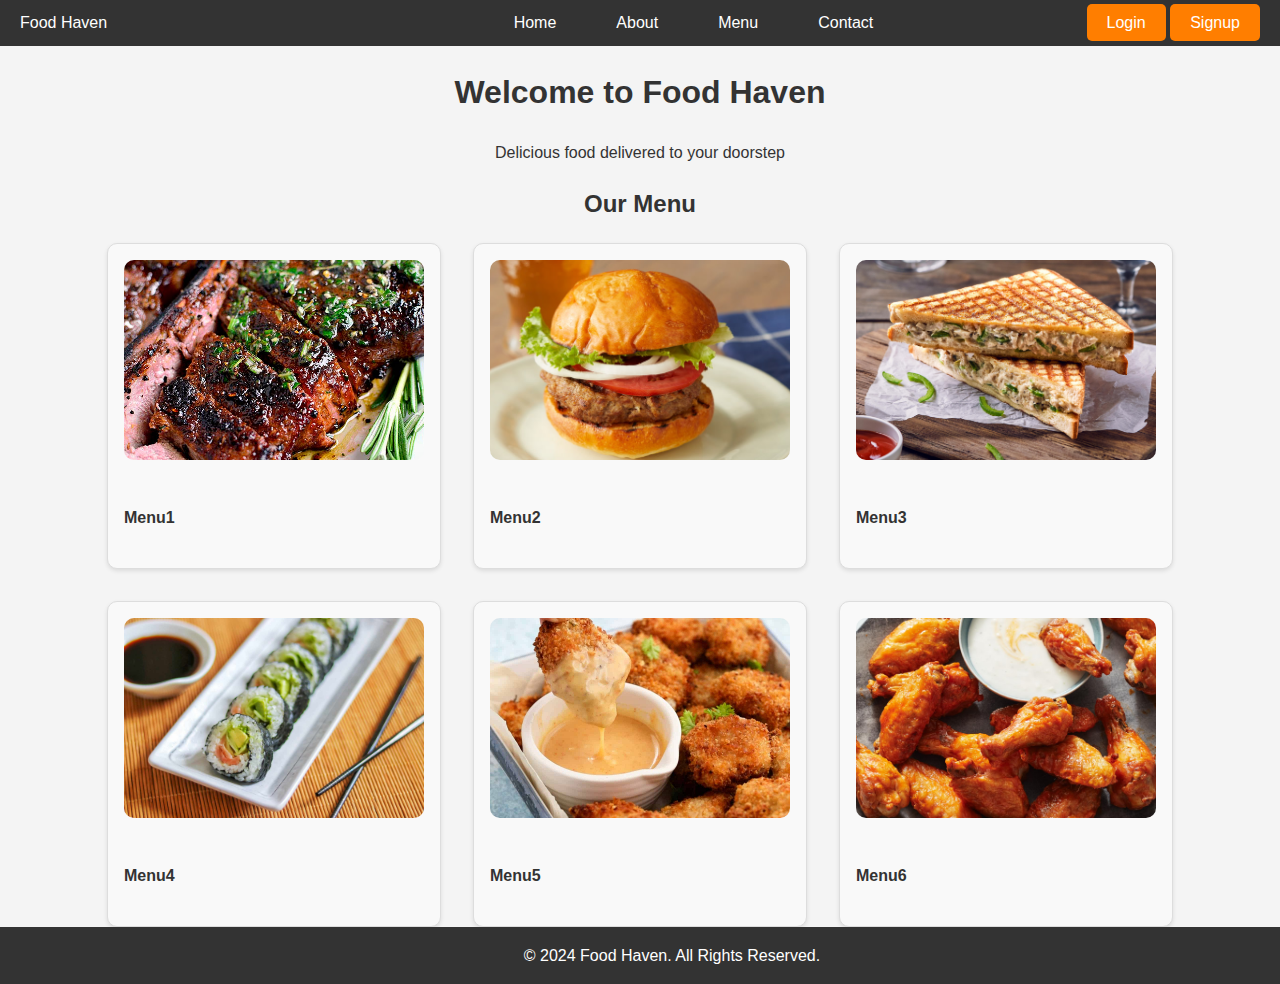
<file: menu.html>
<!DOCTYPE html>
<html lang="en">

<head>
    <meta charset="UTF-8">
    <meta name="viewport" content="width=device-width, initial-scale=1.0">
    <title>Food Haven</title>
    <link rel="stylesheet" href="style.css">
    <link rel="stylesheet" href="https://cdnjs.cloudflare.com/ajax/libs/font-awesome/6.5.2/css/all.min.css" integrity="sha512-SnH5WK+bZxgPHs44uWIX+LLJAJ9/2PkPKZ5QiAj6Ta86w+fsb2TkcmfRyVX3pBnMFcV7oQPJkl9QevSCWr3W6A==" crossorigin="anonymous" referrerpolicy="no-referrer" />
</head>

<body>
    <header>
        <nav>
            <div class="logo">Food Haven</div>
            <div class="menu-toggle" id="menu-toggle"><i class="fa fa-bars"></i></div>
            <ul class="nav-list" id="nav-list">
                <li><a href="index.html">Home</a></li>
                <li><a href="about.html">About</a></li>
                <li><a href="menu.html">Menu</a></li>
                <li><a href="contact.html">Contact</a></li>
            </ul>
            <div class="auth-buttons">
                <a href="#" class="btn login">Login</a>
                <a href="#" class="btn signup">Signup</a>
            </div>
        </nav>
    </header>

    <main>
        <section class="hero">
            <h1><center>Welcome to Food Haven</center></h1>
            <p><center>Delicious food delivered to your doorstep</center></p>
        </section>

        <section class="menu-section">
            <h2><center>Our Menu</center></h2>
            <div class="menu-items">
                <div class="menu-item">
                    <img src="images/steak.jpg" alt="Steak">
                    <h4>Menu1</h4>
                </div>
                <div class="menu-item">
                    <img src="images/beef.jpg" alt="Beef Burger">
                    <h4>Menu2</h4>
                </div>
                <div class="menu-item">
                    <img src="images/sandwich.jpg" alt="Grilled Chicken Sandwich">
                    <h4>Menu3</h4>
                </div>
                <div class="menu-item">
                    <img src="images/sushi.jpg" alt="Sushi">
                    <h4>Menu4</h4>
                </div>
                <div class="menu-item">
                    <img src="images/nuget.jpg" alt="Chicken Nuggets">
                    <h4>Menu5</h4>
                </div>
                <div class="menu-item">
                    <img src="images/pizza.jpg" alt="BBQ Chicken Pizza">
                    <h4>Menu6</h4>
                </div>
            </div>
        </section>
    </main>

    <footer>
        <div class="social-links">
            <a href="https://linkedin.com" target="_blank"><i class="fa-brands fa-linkedin"></i></a>
            <a href="https://instagram.com" target="_blank"><i class="fa-brands fa-instagram"></i></a>
            <a href="https://facebook.com" target="_blank"><i class="fa-brands fa-facebook"></i></a>
            <a href="mailto:info@foodhaven.com" target="_blank"><i class="fa-solid fa-envelope"></i></a>
        </div>
        <p>&copy; 2024 Food Haven. All Rights Reserved.</p>
    </footer>

    <script>
        document.getElementById('menu-toggle').addEventListener('click', function () {
            document.getElementById('nav-list').classList.toggle('active');
        });
    </script>
</body>

</html>
</file>
<file: style.css>
/* CSS for contact */
body {
    margin: 0;
    font-family: 'Arial', sans-serif;
    color: #333;
    background-color: #f4f4f4;
    line-height: 1.6;
}

a {
    text-decoration: none;
    color: inherit;
}

header {
    background-color: #ff6347;
    padding: 20px 0;
    color: white;
}

header nav {
    display: flex;
    justify-content: space-between;
    align-items: center;
    padding: 0 20px;
}

header .brandLogo {
    font-size: 24px;
    font-weight: bold;
}

header .icon {
    display: none;
}

header ul {
    list-style: none;
    display: flex;
    gap: 20px;
}

header ul li a {
    padding: 5px 10px;
    transition: background-color 0.3s;
}

header ul li a:hover {
    background-color: white;
    color: #ff6347;
    border-radius: 5px;
}

header .navButtons {
    display: flex;
    gap: 10px;
}

header .navButtons .btn {
    border: none;
    padding: 10px 20px;
    background-color: white;
    color: #ff6347;
    cursor: pointer;
    transition: background-color 0.3s;
    border-radius: 5px;
}

header .navButtons .btn:hover {
    background-color: #e5533d;
    color: white;
}

header .navButtons .btn a {
    color: #ff6347;
}

.contactSection {
    padding: 50px 20px;
    background-color: #fff;
    text-align: center;
}

.contactSection h2 {
    font-size: 32px;
    color: #ff6347;
    margin-bottom: 20px;
}

.contactSection h4 {
    font-size: 18px;
    margin-bottom: 20px;
}

.contactForm {
    max-width: 600px;
    margin: 0 auto;
    padding: 20px;
    border: 1px solid #ddd;
    border-radius: 10px;
    background-color: #fafafa;
}

.contactForm input,
.contactForm textarea {
    width: 100%;
    padding: 10px;
    margin-bottom: 20px;
    border: 1px solid #ccc;
    border-radius: 5px;
    font-size: 16px;
}

.contactForm .contact-btn {
    padding: 10px 20px;
    background-color: #ff6347;
    color: white;
    border: none;
    cursor: pointer;
    transition: background-color 0.3s;
    border-radius: 5px;
}

.contactForm .contact-btn:hover {
    background-color: #e5533d;
}

#contactMessageSubmision {
    display: none;
    color: #28a745;
    font-weight: bold;
    margin-top: 20px;
}

.footerSocial {
    display: flex;
    justify-content: center;
    gap: 15px;
    padding: 20px 0;
    background-color: #333;
}

.footerSocial a {
    color: white;
    font-size: 20px;
    transition: color 0.3s;
}

.footerSocial a:hover {
    color: #ff6347;
}

footer {
    background: #333;
    color: #fff;
    padding: 20px 0;
    text-align: center;
}

footer p {
    margin: 10px 0 0;
}

/* CSS for index (testimonial) */
body {
    margin: 0;
    font-family: Arial, sans-serif;
    background-color: #f4f4f4;
}

img {
    max-width: 100%;
}

header {
    background: #333;
    color: #fff;
    padding: 10px 0;
    position: relative;
}

nav {
    display: flex;
    align-items: center;
    justify-content: space-between;
    padding: 0 20px;
}

.icon {
    font-size: 24px;
    cursor: pointer;
    display: none;
}

.brandLogo {
    font-size: 24px;
    font-weight: bold;
}

nav ul {
    list-style: none;
    display: flex;
    margin: 0;
    padding: 0;
}

nav ul li {
    margin: 0 10px;
}

nav ul li a {
    color: #fff;
    padding: 5px 10px;
    transition: background 0.3s ease;
}

nav ul li a:hover {
    background: #555;
    border-radius: 5px;
}

.navButtons {
    display: flex;
}

.navButtons .btn {
    margin-left: 10px;
}

.btn {
    background: #ff7e00;
    color: #fff;
    padding: 10px 20px;
    border: none;
    border-radius: 5px;
    cursor: pointer;
    transition: background 0.3s ease;
}

.btn:hover {
    background: #e76b00;
}

.headerContent {
    text-align: center;
    padding: 50px 20px;
}

.headerContent h1 {
    font-size: 36px;
    margin-bottom: 10px;
}

.headerContent h2 {
    font-size: 24px;
    margin-bottom: 20px;
}

.orderBtn a {
    color: #fff;
}

.imgCover {
    background: url('images/baki.png') no-repeat center center/cover;
    height: 600px;
}

/* Testimonials Section */
.testimonalsSection {
    background: #fff;
    padding: 40px 20px;
    text-align: center;
}

.testimonalsSection h1 {
    font-size: 28px;
    margin-bottom: 20px;
}

.Testimonals {
    display: flex;
    justify-content: space-around;
    flex-wrap: wrap;
}

.testimonal {
    background: #f9f9f9;
    padding: 20px;
    margin: 10px;
    border-radius: 10px;
    width: 300px;
    box-shadow: 0 2px 5px rgba(0, 0, 0, 0.1);
}

.testimonal img {
    border-radius: 50%;
    width: 100px;
    height: 100px;
    object-fit: cover;
    margin-bottom: 10px;
}

.testimonal h3 {
    font-size: 18px;
    margin-bottom: 10px;
}

.testimonal p {
    font-size: 14px;
    color: #555;
}

/* Feedback Section */
.feedbackSection {
    background: #e7e7e7;
    padding: 40px 20px;
    text-align: center;
}

.feedbackSection .feedback {
    margin-bottom: 20px;
}

.feedbackSection h2 {
    font-size: 24px;
    margin-bottom: 10px;
}

.feedbackSection p {
    font-size: 16px;
    color: #666;
}

.feedbackForm {
    display: flex;
    flex-direction: column;
    align-items: center;
}

.feedbackForm input, .feedbackForm textarea {
    width: 100%;
    max-width: 500px;
    padding: 10px;
    margin: 10px 0;
    border: 1px solid #ccc;
    border-radius: 5px;
}

.feedbackForm .feedbackBtn {
    background: #ff7e00;
    color: #fff;
    padding: 10px 20px;
    border: none;
    border-radius: 5px;
    cursor: pointer;
    transition: background 0.3s ease;
}

.feedbackForm .feedbackBtn:hover {
    background: #e76b00;
}

#feedbackMessage {
    margin-top: 10px;
    color: green;
}

/* About Us Section */
section.about {
    padding: 50px 20px;
    background-color: #fff;
    text-align: center;
}

section.about h1 {
    font-size: 32px;
    color: #ff6347;
    margin-bottom: 20px;
}

section.about .aboutIntro, 
section.about .mission, 
section.about .commitment, 
section.about .value {
    margin-bottom: 40px;
    transition: transform 0.3s;
}

section.about .aboutIntro:hover,
section.about .mission:hover,
section.about .commitment:hover,
section.about .value:hover {
    transform: scale(1.05);
}

section.about p {
    font-size: 18px;
    line-height: 1.6;
    margin-bottom: 20px;
    color: #666;
}

.imgCover {
    background: url('images/baki.png') no-repeat center center/cover;
    height: 100px;
}

.footerSocial {
    display: flex;
    justify-content: center;
    gap: 15px;
    padding: 20px 0;
    background-color: #333;
}

.footerSocial a {
    color: white;
    font-size: 20px;
    transition: color 0.3s;
}

.footerSocial a:hover {
    color: #ff6347;
}

footer {
    background-color: #333;
    color: white;
    text-align: center;
    padding: 20px 0;
}

@media (max-width: 768px) {
    header nav {
        flex-direction: column;
    }

    header ul {
        flex-direction: column;
        align-items: center;
    }

    .contactSection h2,
    section.about h1 {
        font-size: 28px;
    }

    .contactSection h4,
    section.about p {
        font-size: 16px;
    }

    .contactForm input,
    .contactForm textarea,
    .feedbackForm input,
    .feedbackForm textarea {
        font-size: 14px;
    }

    .headerContent h1 {
        font-size: 28px;
    }

    .headerContent h2 {
        font-size: 20px;
    }

    .testimonalsSection h1 {
        font-size: 24px;
    }

    .testimonal {
        width: 250px;
    }
}





/* menu css*/


.menu {
    padding: 4rem 2rem;
    background-color: #fff;
    text-align: center;
}

.menu h1 {
    font-size: 2.5rem;
    color: #ff5722;
    text-align: center;
  
}

.menu-items {
    display: flex;
    flex-wrap: wrap;
    gap: 2rem;
    justify-content: center;
}

.menu-item {
    background-color: #f9f9f9;
    border: 1px solid #ddd;
    border-radius: 10px;
    width: 300px;
    padding: 1rem;
    box-shadow: 0 2px 4px rgba(0, 0, 0, 0.1);
    transition: transform 0.3s, box-shadow 0.3s;
}

.menu-item:hover {
    transform: scale(1.05);
    box-shadow: 0 4px 8px rgba(0, 0, 0, 0.2);
}

.menu-item img {
    width: 100%;
    height: 200px;
    object-fit: cover;
    border-radius: 10px;
    margin-bottom: 1rem;
}

.menu-item h2 {
    font-size: 1.5rem;
    color: #ff5722;
    margin-bottom: 1rem;
}

.menu-item p {
    font-size: 1rem;
    color: #b90000;
}

/* Footer */
footer {
    background-color: #333;
    color: #fff;
    text-align: center;
    padding: 1rem 2rem;
    position: relative;
    bottom: 0;
    width: 100%;
}

.footerSocial {
    margin-bottom: 1rem;
}

.footerSocial a {
    color: #fff;
    margin: 0 0.5rem;
    font-size: 1.5rem;
    transition: color 0.3s;
}

.footerSocial a:hover {
    color: #ff5722;
}

footer p {
    margin: 0;
}

/* Responsive Design */
@media (max-width: 768px) {
    nav .icon {
        display: block;
    }

    nav ul {
        display: none;
        flex-direction: column;
        gap: 0;
    }

    nav ul li {
        margin-bottom: 1rem;
    }

    nav ul li a {
        font-size: 1.2rem;
    }

    nav .navButtons {
        display: none;
    }

    .menu-items {
        flex-direction: column;
        gap: 1rem;
    }
}
</file>
